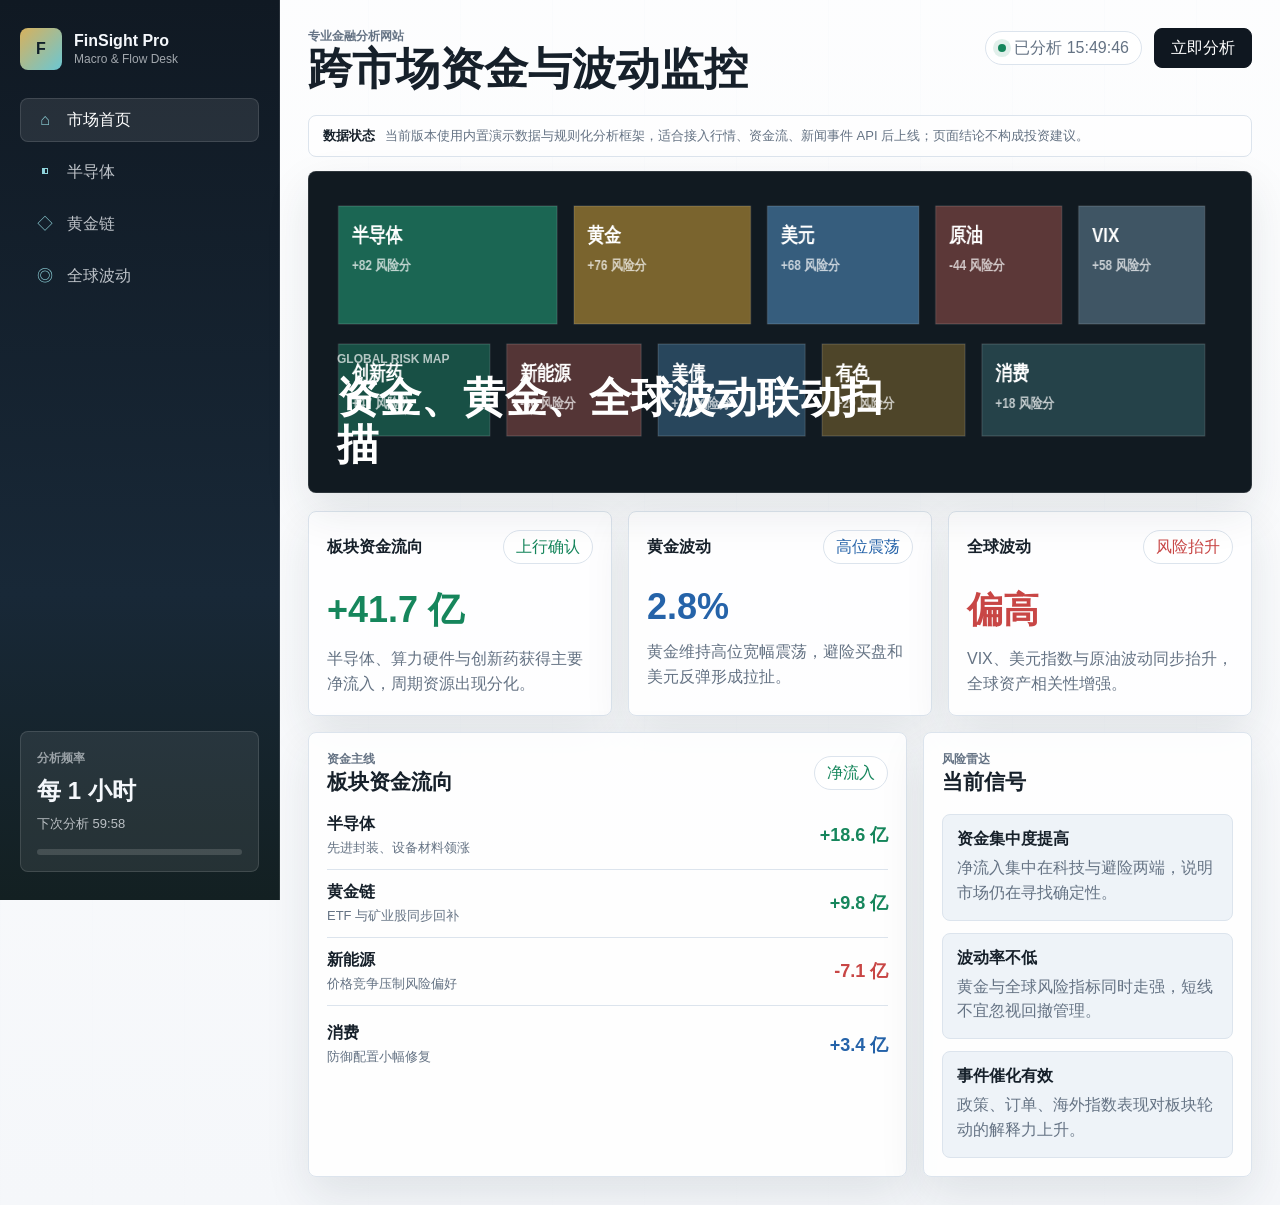
<file: index.html>
<!doctype html>
<html lang="zh-CN">
  <head>
    <meta charset="UTF-8" />
    <meta name="viewport" content="width=device-width, initial-scale=1.0" />
    <title>FinSight Pro | 金融分析工作台</title>
    <link rel="stylesheet" href="./styles.css" />
  </head>
  <body>
    <div class="app-shell">
      <aside class="sidebar" aria-label="主导航">
        <div class="brand">
          <div class="brand-mark">F</div>
          <div>
            <strong>FinSight Pro</strong>
            <span>Macro & Flow Desk</span>
          </div>
        </div>

        <nav class="nav-list">
          <button class="nav-item active" data-view="dashboard" type="button">
            <span class="icon">⌂</span>
            市场首页
          </button>
          <button class="nav-item" data-view="sector" data-sector="semiconductor" type="button">
            <span class="icon">◧</span>
            半导体
          </button>
          <button class="nav-item" data-view="sector" data-sector="gold" type="button">
            <span class="icon">◇</span>
            黄金链
          </button>
          <button class="nav-item" data-view="sector" data-sector="global" type="button">
            <span class="icon">◎</span>
            全球波动
          </button>
        </nav>

        <div class="side-panel">
          <span class="panel-label">分析频率</span>
          <strong>每 1 小时</strong>
          <p id="nextRunText">下次分析计算中</p>
          <div class="progress-track" aria-hidden="true">
            <div id="hourProgress" class="progress-bar"></div>
          </div>
        </div>
      </aside>

      <main class="workspace">
        <header class="topbar">
          <div>
            <p class="eyebrow">专业金融分析网站</p>
            <h1 id="pageTitle">跨市场资金与波动监控</h1>
          </div>
          <div class="top-actions">
            <div class="status-pill">
              <span class="pulse"></span>
              <span id="lastUpdated">等待首次分析</span>
            </div>
            <button id="refreshBtn" class="primary-btn" type="button">立即分析</button>
          </div>
        </header>

        <section id="dashboardView" class="view active-view">
          <div class="data-note">
            <strong>数据状态</strong>
            当前版本使用内置演示数据与规则化分析框架，适合接入行情、资金流、新闻事件 API 后上线；页面结论不构成投资建议。
          </div>

          <div class="market-visual" aria-label="全球市场热力图">
            <canvas id="marketCanvas" width="1120" height="320"></canvas>
            <div class="visual-copy">
              <span>Global Risk Map</span>
              <strong>资金、黄金、全球波动联动扫描</strong>
            </div>
          </div>

          <div class="metric-grid" id="dashboardCards"></div>

          <div class="content-grid">
            <section class="analysis-panel wide">
              <div class="section-heading">
                <div>
                  <p class="eyebrow">资金主线</p>
                  <h2>板块资金流向</h2>
                </div>
                <span class="tag positive">净流入</span>
              </div>
              <div id="flowTable" class="flow-table"></div>
            </section>

            <section class="analysis-panel">
              <div class="section-heading">
                <div>
                  <p class="eyebrow">风险雷达</p>
                  <h2>当前信号</h2>
                </div>
              </div>
              <div id="signalList" class="signal-list"></div>
            </section>
          </div>
        </section>

        <section id="sectorView" class="view">
          <div class="sector-toolbar">
            <button class="ghost-btn" id="backBtn" type="button">返回首页</button>
            <div class="segmented" role="tablist" aria-label="板块切换">
              <button class="segment active" data-sector="semiconductor" type="button">半导体</button>
              <button class="segment" data-sector="gold" type="button">黄金链</button>
              <button class="segment" data-sector="global" type="button">全球波动</button>
            </div>
          </div>

          <div class="sector-summary">
            <div>
              <p class="eyebrow" id="sectorEyebrow">Sector Detail</p>
              <h2 id="sectorName">半导体板块</h2>
              <p id="sectorSummaryText"></p>
            </div>
            <div class="score-box">
              <span>综合评分</span>
              <strong id="sectorScore">--</strong>
            </div>
          </div>

          <div class="detail-grid">
            <section class="analysis-panel chart-panel">
              <div class="section-heading">
                <div>
                  <p class="eyebrow">近日趋势</p>
                  <h2>价格与相对强度</h2>
                </div>
                <span id="trendTag" class="tag">趋势</span>
              </div>
              <canvas id="trendCanvas" width="760" height="360"></canvas>
            </section>

            <section class="analysis-panel">
              <div class="section-heading">
                <div>
                  <p class="eyebrow">资金结构</p>
                  <h2>主力/北向/ETF</h2>
                </div>
              </div>
              <div id="sectorFlow" class="flow-stack"></div>
            </section>

            <section class="analysis-panel wide">
              <div class="section-heading">
                <div>
                  <p class="eyebrow">事件驱动</p>
                  <h2>近期重大事件利好利空</h2>
                </div>
                <span id="eventBalance" class="tag">中性</span>
              </div>
              <div id="eventList" class="event-list"></div>
            </section>
          </div>
        </section>
      </main>
    </div>

    <script src="./app.js"></script>
  </body>
</html>
</file>
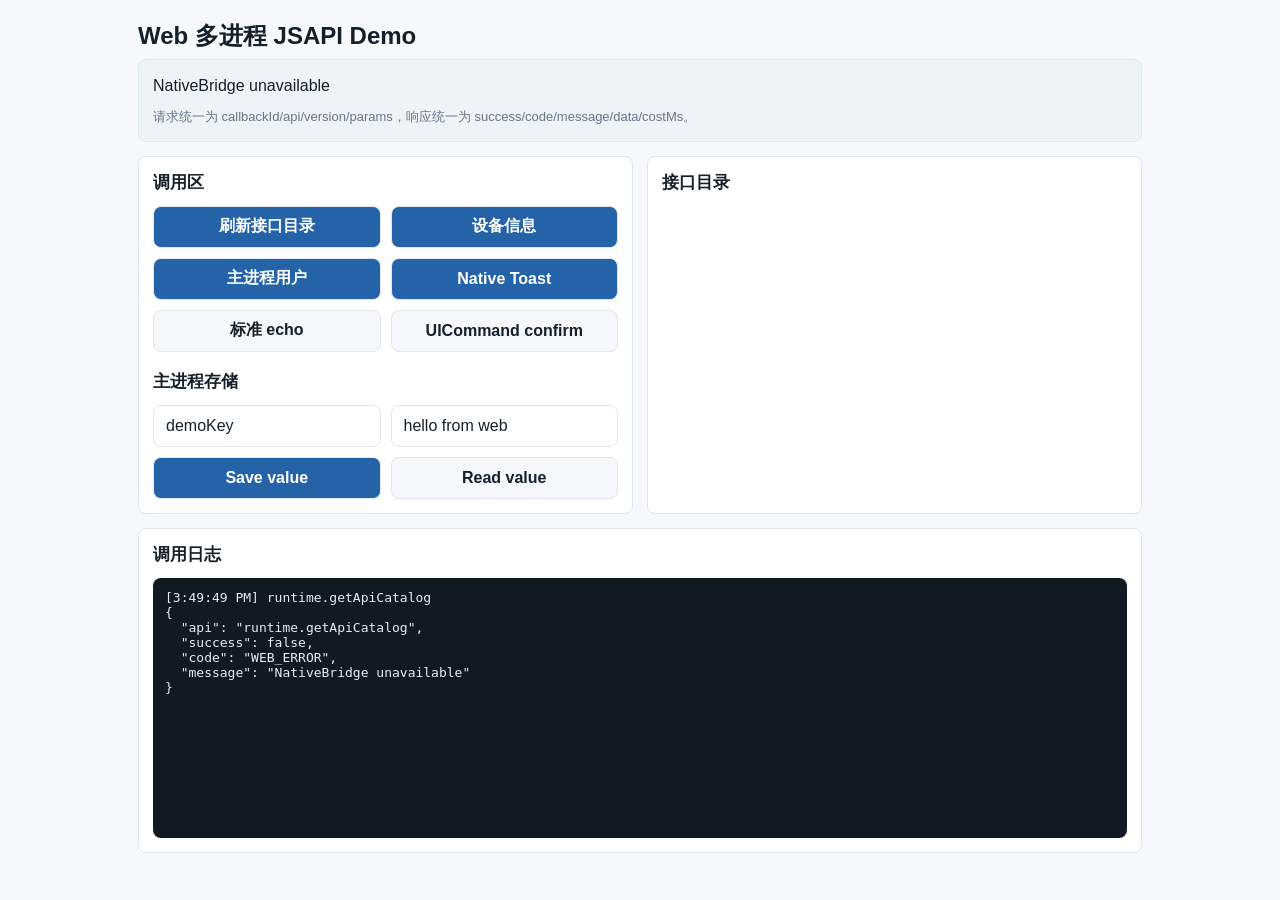
<file: android-web-multiprocess-demo/app/src/main/assets/web/demo.html>
<!doctype html>
<html lang="zh-CN">
  <head>
    <meta charset="utf-8" />
    <meta name="viewport" content="width=device-width, initial-scale=1" />
    <title>Web Multiprocess JSAPI Demo</title>
    <style>
      :root {
        color-scheme: light;
        --bg: #f6f8fb;
        --panel: #ffffff;
        --text: #15202b;
        --muted: #667587;
        --line: #dfe6ee;
        --blue: #2563a9;
        --green: #147a55;
        --red: #ba3f3f;
        --gold: #9a6a16;
      }

      * {
        box-sizing: border-box;
      }

      body {
        margin: 0;
        min-height: 100vh;
        font-family: -apple-system, BlinkMacSystemFont, "Segoe UI", "Microsoft YaHei", sans-serif;
        color: var(--text);
        background: var(--bg);
      }

      main {
        width: min(1040px, 100%);
        margin: 0 auto;
        padding: 18px;
      }

      h1 {
        margin: 4px 0 8px;
        font-size: 24px;
        line-height: 1.2;
      }

      h2 {
        margin: 0 0 12px;
        font-size: 17px;
      }

      p {
        margin: 0;
        line-height: 1.55;
      }

      .muted {
        color: var(--muted);
        font-size: 13px;
      }

      .status {
        display: grid;
        gap: 8px;
        padding: 14px;
        background: #eef3f8;
        border: 1px solid var(--line);
        border-radius: 8px;
      }

      .grid {
        display: grid;
        grid-template-columns: repeat(2, minmax(0, 1fr));
        gap: 14px;
        margin-top: 14px;
      }

      .panel {
        padding: 14px;
        background: var(--panel);
        border: 1px solid var(--line);
        border-radius: 8px;
      }

      .actions {
        display: grid;
        grid-template-columns: repeat(2, minmax(0, 1fr));
        gap: 10px;
      }

      button,
      input {
        min-height: 42px;
        border: 1px solid var(--line);
        border-radius: 8px;
        font: inherit;
      }

      button {
        padding: 0 12px;
        color: #fff;
        font-weight: 700;
        background: var(--blue);
      }

      button.secondary {
        color: var(--text);
        background: #f5f7fa;
      }

      input {
        width: 100%;
        padding: 0 12px;
        color: var(--text);
        background: #fff;
      }

      .form-row {
        display: grid;
        grid-template-columns: 1fr 1fr;
        gap: 10px;
        margin: 0 0 10px;
      }

      .api-list {
        display: grid;
        gap: 8px;
      }

      .api-item {
        padding: 10px;
        background: #f7f9fc;
        border: 1px solid var(--line);
        border-radius: 8px;
      }

      .api-item strong {
        display: block;
        margin-bottom: 4px;
        font-size: 13px;
      }

      .tag {
        display: inline-block;
        margin-right: 6px;
        padding: 2px 7px;
        color: #fff;
        font-size: 11px;
        border-radius: 999px;
        background: var(--green);
      }

      .tag.warn {
        background: var(--gold);
      }

      .tag.no {
        background: var(--red);
      }

      pre {
        min-height: 260px;
        max-height: 460px;
        overflow: auto;
        margin: 0;
        padding: 12px;
        color: #e9eef6;
        background: #111923;
        border-radius: 8px;
        white-space: pre-wrap;
        word-break: break-word;
      }

      @media (max-width: 760px) {
        main {
          padding: 14px;
        }

        .grid,
        .actions,
        .form-row {
          grid-template-columns: 1fr;
        }
      }
    </style>
  </head>
  <body>
    <main>
      <h1>Web 多进程 JSAPI Demo</h1>
      <section class="status">
        <p id="bridgeInfo">Bridge initializing...</p>
        <p class="muted">请求统一为 callbackId/api/version/params，响应统一为 success/code/message/data/costMs。</p>
      </section>

      <div class="grid">
        <section class="panel">
          <h2>调用区</h2>
          <div id="actionButtons" class="actions"></div>

          <h2 style="margin-top: 18px">主进程存储</h2>
          <div class="form-row">
            <input id="storageKey" value="demoKey" aria-label="storage key" />
            <input id="storageValue" value="hello from web" aria-label="storage value" />
          </div>
          <div class="actions">
            <button id="setStorage">Save value</button>
            <button id="getStorage" class="secondary">Read value</button>
          </div>
        </section>

        <section class="panel">
          <h2>接口目录</h2>
          <div id="apiList" class="api-list"></div>
        </section>
      </div>

      <section class="panel" style="margin-top: 14px">
        <h2>调用日志</h2>
        <pre id="log"></pre>
      </section>
    </main>

    <script>
      (function () {
        const pending = new Map();
        const logEl = document.getElementById("log");
        const apiListEl = document.getElementById("apiList");
        const bridgeInfoEl = document.getElementById("bridgeInfo");
        const actionButtonsEl = document.getElementById("actionButtons");
        let bridgeInfo = {};

        const BRIDGE_FIELDS = {
          callbackId: "callbackId",
          api: "api",
          version: "version",
          params: "params",
          pageId: "pageId",
          pageUrl: "pageUrl",
          bridgeVersion: "bridgeVersion",
          timestamp: "timestamp",
        };

        const API = {
          catalog: "runtime.getApiCatalog",
          deviceInfo: "device.getInfo",
          userProfile: "user.getProfile",
          toast: "ui.toast",
          echo: "demo.echo",
          confirmThenEcho: "demo.confirmThenEcho",
          storageSet: "storage.set",
          storageGet: "storage.get",
        };

        const API_CONFIG = [
          { api: API.catalog, label: "刷新接口目录" },
          { api: API.deviceInfo, label: "设备信息" },
          { api: API.userProfile, label: "主进程用户" },
          {
            api: API.toast,
            label: "Native Toast",
            params: { message: "Toast from WebView", long: false },
          },
          {
            api: API.echo,
            label: "标准 echo",
            secondary: true,
            params: { message: "standardized handler", payload: { from: "web" } },
          },
          {
            api: API.confirmThenEcho,
            label: "UICommand confirm",
            secondary: true,
            params: {
              message: "Main process handler asks the UI process to show this dialog.",
              payload: { from: "main_process_handler" },
            },
          },
        ];

        function now() {
          return new Date().toLocaleTimeString();
        }

        function log(title, payload) {
          const text = JSON.stringify(payload, null, 2);
          logEl.textContent = `[${now()}] ${title}\n${text}\n\n${logEl.textContent}`;
        }

        function renderBridgeInfo() {
          if (!window.NativeBridge) {
            bridgeInfoEl.textContent = "NativeBridge unavailable";
            return;
          }
          try {
            const info = JSON.parse(window.NativeBridge.getBridgeInfo());
            bridgeInfo = info;
            bridgeInfoEl.textContent = `Bridge ${info.bridgeVersion} | ${info.mode} | ${info.process}`;
          } catch (error) {
            bridgeInfoEl.textContent = `Bridge info parse failed: ${error.message}`;
          }
        }

        function renderCatalog(apis) {
          apiListEl.innerHTML = "";
          apis.forEach((api) => {
            const item = document.createElement("div");
            item.className = "api-item";
            const mainTag = api.mainProcessOnly
              ? '<span class="tag warn">main</span>'
              : '<span class="tag">any</span>';
            const fallbackTag = api.allowLocalFallback
              ? '<span class="tag">fallback</span>'
              : '<span class="tag no">no fallback</span>';
            item.innerHTML = `
              <strong>${api.name} v${api.version}</strong>
              <p>${mainTag}${fallbackTag}</p>
              <p class="muted">${api.description}</p>
            `;
            apiListEl.appendChild(item);
          });
        }

        window.WebNative = {
          invoke(api, params, version) {
            return new Promise((resolve, reject) => {
              if (!window.NativeBridge) {
                reject(new Error("NativeBridge unavailable"));
                return;
              }
              const callbackId = `cb_${Date.now()}_${Math.random().toString(16).slice(2)}`;
              pending.set(callbackId, { api, resolve, reject });
              const request = {};
              request[BRIDGE_FIELDS.callbackId] = callbackId;
              request[BRIDGE_FIELDS.api] = api;
              request[BRIDGE_FIELDS.version] = version || "1.0.0";
              request[BRIDGE_FIELDS.params] = params || {};
              request[BRIDGE_FIELDS.pageId] = bridgeInfo.pageId || "";
              request[BRIDGE_FIELDS.pageUrl] = location.href;
              request[BRIDGE_FIELDS.bridgeVersion] = "1.0.0";
              request[BRIDGE_FIELDS.timestamp] = Date.now();
              window.NativeBridge.postMessage(JSON.stringify(request));
              setTimeout(() => {
                if (pending.has(callbackId)) {
                  pending.delete(callbackId);
                  reject(new Error(`${api} timeout`));
                }
              }, 8000);
            });
          },
          __callback(responseJson) {
            let response;
            try {
              response = JSON.parse(responseJson);
            } catch (error) {
              log("BAD_NATIVE_RESPONSE", { responseJson, error: error.message });
              return;
            }
            const callback = pending.get(response.callbackId);
            if (!callback) {
              log("ORPHAN_CALLBACK", response);
              return;
            }
            pending.delete(response.callbackId);
            callback.resolve(response);
            log(response.api || callback.api, response);
            if (response.api === API.catalog && response.success) {
              renderCatalog(response.data.apis || []);
            }
          },
        };

        async function invokeAndLog(api, params) {
          try {
            const response = await window.WebNative.invoke(api, params);
            return response;
          } catch (error) {
            const failure = { api, success: false, code: "WEB_ERROR", message: error.message };
            log(api, failure);
            return failure;
          }
        }

        function renderActionButtons() {
          actionButtonsEl.innerHTML = "";
          API_CONFIG.forEach((item) => {
            const button = document.createElement("button");
            button.type = "button";
            button.textContent = item.label;
            if (item.secondary) {
              button.className = "secondary";
            }
            button.addEventListener("click", () => invokeAndLog(item.api, item.params || {}));
            actionButtonsEl.appendChild(button);
          });
        }

        document.getElementById("setStorage").addEventListener("click", () => {
          invokeAndLog(API.storageSet, {
            key: document.getElementById("storageKey").value,
            value: document.getElementById("storageValue").value,
          });
        });

        document.getElementById("getStorage").addEventListener("click", () => {
          invokeAndLog(API.storageGet, {
            key: document.getElementById("storageKey").value,
          });
        });

        renderActionButtons();
        renderBridgeInfo();
        invokeAndLog(API.catalog, {});
      })();
    </script>
  </body>
</html>
</file>
<file: styles.css>
:root {
  color-scheme: light;
  --bg: #f5f7fa;
  --panel: #ffffff;
  --panel-strong: #eef3f8;
  --text: #16202a;
  --muted: #657384;
  --line: #dce4ed;
  --green: #16865c;
  --red: #c84645;
  --blue: #2563a9;
  --cyan: #1686a3;
  --gold: #b27a19;
  --ink: #0f1720;
  --shadow: 0 18px 45px rgba(30, 46, 62, 0.1);
}

* {
  box-sizing: border-box;
}

html {
  -webkit-text-size-adjust: 100%;
}

body {
  margin: 0;
  min-height: 100vh;
  font-family: Inter, "Segoe UI", "Microsoft YaHei", Arial, sans-serif;
  color: var(--text);
  background:
    linear-gradient(180deg, rgba(255, 255, 255, 0.78), rgba(245, 247, 250, 0.95)),
    repeating-linear-gradient(90deg, rgba(37, 99, 169, 0.06) 0 1px, transparent 1px 92px),
    var(--bg);
  overflow-x: hidden;
}

button {
  font: inherit;
  touch-action: manipulation;
}

.app-shell {
  display: grid;
  grid-template-columns: 280px minmax(0, 1fr);
  min-height: 100vh;
}

.sidebar {
  position: sticky;
  top: 0;
  display: flex;
  flex-direction: column;
  gap: 28px;
  height: 100vh;
  padding: 28px 20px;
  color: #f4f7fb;
  background: linear-gradient(180deg, #101923, #182837 66%, #132022);
  border-right: 1px solid rgba(255, 255, 255, 0.1);
}

.brand {
  display: flex;
  align-items: center;
  gap: 12px;
}

.brand-mark {
  display: grid;
  width: 42px;
  height: 42px;
  place-items: center;
  color: #10202b;
  font-weight: 900;
  background: linear-gradient(135deg, #d8b15c, #6bc7d3);
  border-radius: 8px;
}

.brand strong,
.brand span {
  display: block;
}

.brand span {
  margin-top: 2px;
  color: rgba(244, 247, 251, 0.64);
  font-size: 12px;
}

.nav-list {
  display: grid;
  gap: 8px;
}

.nav-item {
  display: flex;
  align-items: center;
  gap: 10px;
  width: 100%;
  min-height: 44px;
  padding: 0 12px;
  color: rgba(244, 247, 251, 0.76);
  background: transparent;
  border: 1px solid transparent;
  border-radius: 8px;
  cursor: pointer;
}

.nav-item:hover,
.nav-item.active {
  color: #fff;
  background: rgba(255, 255, 255, 0.09);
  border-color: rgba(255, 255, 255, 0.12);
}

.icon {
  display: grid;
  width: 24px;
  height: 24px;
  place-items: center;
  color: #8ed2da;
}

.side-panel {
  margin-top: auto;
  padding: 16px;
  background: rgba(255, 255, 255, 0.08);
  border: 1px solid rgba(255, 255, 255, 0.12);
  border-radius: 8px;
}

.panel-label,
.eyebrow {
  margin: 0;
  color: var(--muted);
  font-size: 12px;
  font-weight: 700;
  letter-spacing: 0;
  text-transform: uppercase;
}

.side-panel .panel-label {
  color: rgba(244, 247, 251, 0.56);
}

.side-panel strong {
  display: block;
  margin-top: 8px;
  font-size: 24px;
}

.side-panel p {
  min-height: 20px;
  margin: 8px 0 14px;
  color: rgba(244, 247, 251, 0.72);
  font-size: 13px;
}

.progress-track {
  overflow: hidden;
  height: 6px;
  background: rgba(255, 255, 255, 0.14);
  border-radius: 999px;
}

.progress-bar {
  width: 0;
  height: 100%;
  background: linear-gradient(90deg, #e4b44e, #6bc7d3);
}

.workspace {
  min-width: 0;
  padding: 28px;
}

.topbar {
  display: flex;
  align-items: flex-start;
  justify-content: space-between;
  gap: 20px;
  margin-bottom: 22px;
}

h1,
h2,
p {
  margin-top: 0;
}

h1 {
  margin-bottom: 0;
  font-size: clamp(28px, 4vw, 44px);
  line-height: 1.08;
}

h2 {
  margin-bottom: 0;
  font-size: 21px;
}

.top-actions {
  display: flex;
  align-items: center;
  gap: 12px;
}

.status-pill,
.tag {
  display: inline-flex;
  align-items: center;
  gap: 8px;
  min-height: 34px;
  padding: 0 12px;
  color: var(--muted);
  background: var(--panel);
  border: 1px solid var(--line);
  border-radius: 999px;
  white-space: nowrap;
}

.pulse {
  width: 8px;
  height: 8px;
  background: var(--green);
  border-radius: 50%;
  box-shadow: 0 0 0 5px rgba(22, 134, 92, 0.12);
}

.primary-btn,
.ghost-btn {
  min-height: 40px;
  padding: 0 16px;
  border-radius: 8px;
  cursor: pointer;
}

.primary-btn {
  color: #fff;
  background: var(--ink);
  border: 1px solid var(--ink);
}

.ghost-btn {
  color: var(--text);
  background: var(--panel);
  border: 1px solid var(--line);
}

.view {
  display: none;
}

.active-view {
  display: block;
}

.data-note {
  display: flex;
  align-items: center;
  gap: 10px;
  margin-bottom: 14px;
  padding: 11px 14px;
  color: var(--muted);
  background: rgba(255, 255, 255, 0.78);
  border: 1px solid var(--line);
  border-radius: 8px;
  font-size: 13px;
  line-height: 1.45;
}

.data-note strong {
  flex: 0 0 auto;
  color: var(--text);
}

.market-visual {
  position: relative;
  overflow: hidden;
  min-height: 260px;
  margin-bottom: 18px;
  background: #111a21;
  border: 1px solid rgba(255, 255, 255, 0.12);
  border-radius: 8px;
  box-shadow: var(--shadow);
}

#marketCanvas {
  display: block;
  width: 100%;
  height: 320px;
}

.visual-copy {
  position: absolute;
  left: 28px;
  bottom: 24px;
  color: #fff;
}

.visual-copy span {
  display: block;
  color: rgba(255, 255, 255, 0.68);
  font-size: 12px;
  font-weight: 800;
  text-transform: uppercase;
}

.visual-copy strong {
  display: block;
  max-width: 560px;
  margin-top: 8px;
  font-size: clamp(26px, 4vw, 42px);
  line-height: 1.12;
}

.metric-grid {
  display: grid;
  grid-template-columns: repeat(3, minmax(0, 1fr));
  gap: 16px;
  margin-bottom: 16px;
}

.metric-card,
.analysis-panel,
.sector-summary {
  background: rgba(255, 255, 255, 0.88);
  border: 1px solid var(--line);
  border-radius: 8px;
  box-shadow: var(--shadow);
}

.metric-card {
  min-height: 186px;
  padding: 18px;
  cursor: pointer;
}

.metric-card:focus-visible,
.nav-item:focus-visible,
.segment:focus-visible,
.primary-btn:focus-visible,
.ghost-btn:focus-visible {
  outline: 3px solid rgba(37, 99, 169, 0.28);
  outline-offset: 2px;
}

.metric-top,
.section-heading,
.flow-row,
.sector-toolbar,
.event-meta {
  display: flex;
  align-items: center;
  justify-content: space-between;
  gap: 14px;
}

.metric-value {
  margin: 22px 0 12px;
  font-size: 36px;
  font-weight: 850;
}

.metric-desc {
  margin: 0;
  color: var(--muted);
  line-height: 1.55;
}

.content-grid,
.detail-grid {
  display: grid;
  grid-template-columns: minmax(0, 1.55fr) minmax(300px, 0.85fr);
  gap: 16px;
}

.analysis-panel {
  padding: 18px;
}

.wide {
  grid-column: span 1;
}

.flow-table,
.signal-list,
.flow-stack,
.event-list {
  display: grid;
  gap: 12px;
  margin-top: 18px;
}

.flow-row {
  min-height: 54px;
  padding-bottom: 12px;
  border-bottom: 1px solid var(--line);
}

.flow-row:last-child {
  padding-bottom: 0;
  border-bottom: 0;
}

.flow-name {
  display: block;
  font-weight: 800;
}

.flow-sub {
  display: block;
  margin-top: 4px;
  color: var(--muted);
  font-size: 13px;
}

.flow-amount {
  font-size: 18px;
  font-weight: 850;
}

.positive {
  color: var(--green);
}

.negative {
  color: var(--red);
}

.neutral {
  color: var(--blue);
}

.signal-item,
.event-item {
  padding: 14px;
  background: var(--panel-strong);
  border: 1px solid var(--line);
  border-radius: 8px;
}

.signal-item strong,
.event-item strong {
  display: block;
  margin-bottom: 6px;
}

.signal-item p,
.event-item p {
  margin-bottom: 0;
  color: var(--muted);
  line-height: 1.55;
}

.sector-toolbar {
  margin-bottom: 16px;
}

.segmented {
  display: inline-grid;
  grid-template-columns: repeat(3, minmax(84px, 1fr));
  padding: 4px;
  background: #e8eef4;
  border: 1px solid var(--line);
  border-radius: 8px;
}

.segment {
  min-height: 34px;
  padding: 0 12px;
  color: var(--muted);
  background: transparent;
  border: 0;
  border-radius: 6px;
  cursor: pointer;
}

.segment.active {
  color: var(--text);
  background: #fff;
  box-shadow: 0 4px 12px rgba(30, 46, 62, 0.1);
}

.sector-summary {
  display: flex;
  justify-content: space-between;
  gap: 20px;
  margin-bottom: 16px;
  padding: 22px;
}

.sector-summary p:last-child {
  max-width: 760px;
  margin: 10px 0 0;
  color: var(--muted);
  line-height: 1.65;
}

.score-box {
  display: grid;
  min-width: 140px;
  place-items: center;
  padding: 12px;
  background: #111a21;
  color: #fff;
  border-radius: 8px;
}

.score-box span {
  color: rgba(255, 255, 255, 0.66);
  font-size: 12px;
}

.score-box strong {
  font-size: 42px;
}

.chart-panel canvas {
  display: block;
  width: 100%;
  height: 360px;
  margin-top: 14px;
}

.flow-meter {
  display: grid;
  gap: 8px;
}

.meter-head {
  display: flex;
  justify-content: space-between;
  font-weight: 800;
}

.meter-track {
  overflow: hidden;
  height: 10px;
  background: #e0e7ee;
  border-radius: 999px;
}

.meter-bar {
  height: 100%;
  background: linear-gradient(90deg, var(--cyan), var(--green));
}

.event-meta {
  justify-content: flex-start;
  margin-bottom: 8px;
}

.impact {
  min-width: 52px;
  padding: 4px 8px;
  text-align: center;
  font-size: 12px;
  font-weight: 800;
  border-radius: 999px;
}

.impact.good {
  color: var(--green);
  background: rgba(22, 134, 92, 0.12);
}

.impact.bad {
  color: var(--red);
  background: rgba(200, 70, 69, 0.12);
}

.impact.watch {
  color: var(--gold);
  background: rgba(178, 122, 25, 0.14);
}

@media (max-width: 980px) {
  .app-shell {
    grid-template-columns: 1fr;
  }

  .sidebar {
    position: sticky;
    height: auto;
    z-index: 20;
    gap: 14px;
    padding: 16px;
  }

  .nav-list {
    grid-template-columns: repeat(4, minmax(106px, 1fr));
    overflow-x: auto;
    padding-bottom: 2px;
    scrollbar-width: none;
  }

  .nav-list::-webkit-scrollbar {
    display: none;
  }

  .nav-item {
    justify-content: center;
    min-height: 48px;
    white-space: nowrap;
  }

  .side-panel {
    display: grid;
    grid-template-columns: auto auto 1fr;
    align-items: center;
    gap: 6px 14px;
    margin-top: 0;
    padding: 12px;
  }

  .side-panel strong {
    margin-top: 0;
    font-size: 18px;
  }

  .side-panel p {
    margin: 0;
    text-align: right;
  }

  .progress-track {
    grid-column: 1 / -1;
  }

  .workspace {
    padding: 20px;
  }

  .metric-grid,
  .content-grid,
  .detail-grid {
    grid-template-columns: 1fr;
  }
}

@media (max-width: 680px) {
  .workspace {
    padding: 14px;
  }

  .sidebar {
    padding: 12px;
    gap: 10px;
  }

  .brand-mark {
    width: 34px;
    height: 34px;
    border-radius: 7px;
  }

  .brand strong {
    font-size: 15px;
  }

  .brand span {
    display: none;
  }

  .nav-list {
    display: flex;
    gap: 8px;
    margin: 0 -4px;
    padding: 0 4px 4px;
    scroll-snap-type: x proximity;
  }

  .nav-item {
    flex: 0 0 auto;
    min-width: 86px;
    min-height: 48px;
    padding: 0 10px;
    border-color: rgba(255, 255, 255, 0.08);
    font-size: 13px;
    scroll-snap-align: start;
  }

  .icon {
    width: 18px;
    height: 18px;
  }

  .side-panel {
    align-items: center;
    grid-template-columns: 1fr auto;
    padding: 10px;
  }

  .side-panel .panel-label {
    display: none;
  }

  .side-panel strong {
    font-size: 14px;
  }

  .side-panel p {
    min-height: auto;
    font-size: 12px;
  }

  .topbar,
  .top-actions,
  .data-note,
  .sector-summary,
  .sector-toolbar {
    align-items: stretch;
    flex-direction: column;
  }

  .topbar {
    gap: 12px;
    margin-bottom: 14px;
  }

  h1 {
    font-size: 24px;
    line-height: 1.16;
  }

  h2 {
    font-size: 18px;
  }

  .top-actions {
    gap: 8px;
  }

  .status-pill,
  .primary-btn,
  .ghost-btn {
    justify-content: center;
    width: 100%;
    min-height: 44px;
  }

  .status-pill,
  .tag {
    white-space: normal;
  }

  .data-note {
    gap: 6px;
    padding: 10px 12px;
    font-size: 12px;
  }

  .market-visual {
    min-height: 340px;
    margin-bottom: 14px;
  }

  #marketCanvas {
    height: 340px;
  }

  .visual-copy {
    right: 14px;
    bottom: 14px;
    left: 14px;
  }

  .visual-copy strong {
    font-size: 21px;
    line-height: 1.18;
  }

  .metric-grid,
  .content-grid,
  .detail-grid {
    gap: 12px;
  }

  .metric-card,
  .analysis-panel {
    padding: 15px;
  }

  .metric-card {
    min-height: auto;
  }

  .metric-top,
  .section-heading,
  .event-meta {
    align-items: flex-start;
    flex-wrap: wrap;
  }

  .segmented {
    width: 100%;
    grid-template-columns: repeat(3, minmax(0, 1fr));
  }

  .segment {
    min-height: 44px;
    padding: 0 8px;
    font-size: 13px;
  }

  .metric-value {
    margin: 14px 0 10px;
    font-size: 30px;
  }

  .flow-row {
    display: grid;
    grid-template-columns: 1fr;
    gap: 8px;
    min-height: auto;
  }

  .flow-amount {
    justify-self: start;
    font-size: 17px;
  }

  .sector-summary {
    padding: 16px;
  }

  .score-box {
    display: flex;
    justify-content: space-between;
    width: 100%;
    min-width: 0;
    padding: 12px 14px;
  }

  .score-box strong {
    font-size: 32px;
  }

  .chart-panel canvas {
    height: 260px;
  }

  .meter-head {
    gap: 12px;
  }

  .event-list {
    gap: 10px;
  }

  .event-item {
    padding: 12px;
  }
}

@media (max-width: 420px) {
  .nav-item {
    min-width: 76px;
    padding: 0 8px;
    font-size: 12px;
  }

  .icon {
    display: none;
  }

  .market-visual {
    min-height: 360px;
  }

  #marketCanvas {
    height: 360px;
  }

  .visual-copy strong {
    font-size: 20px;
  }
}
</file>
